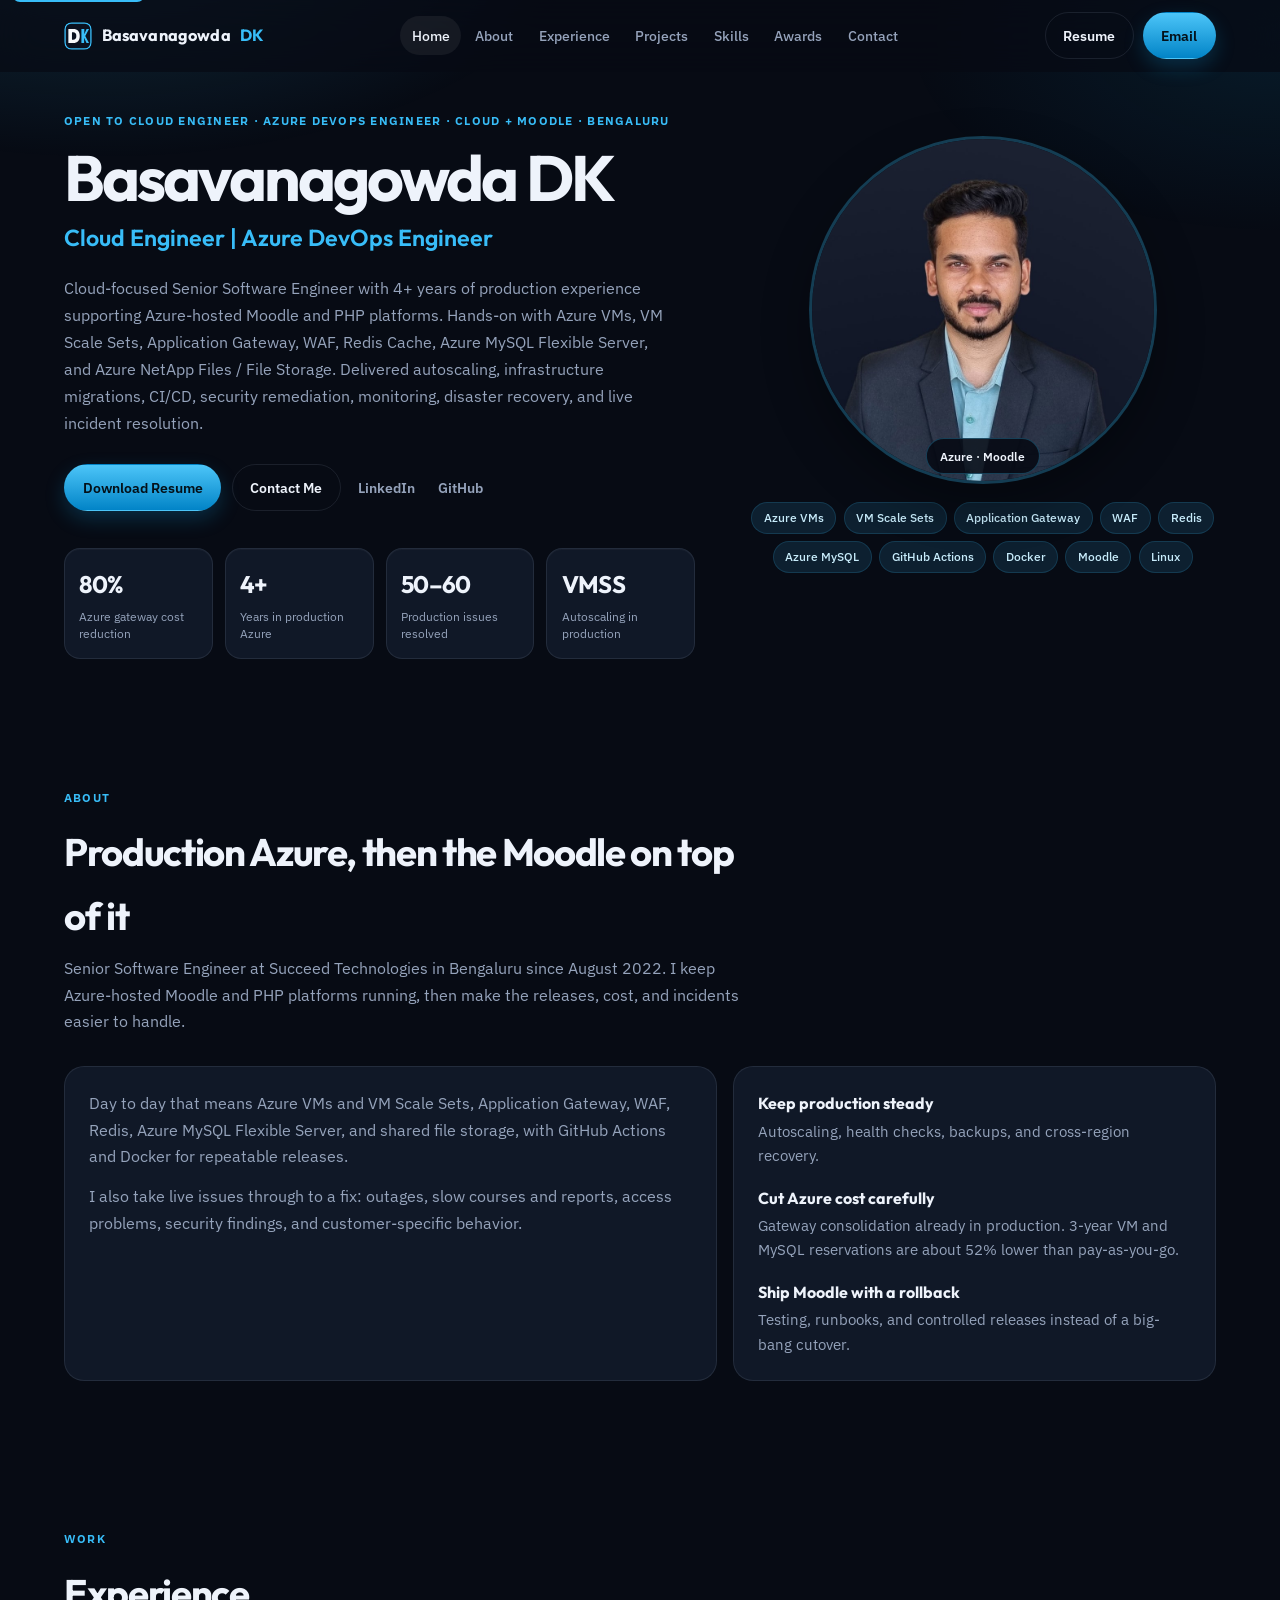
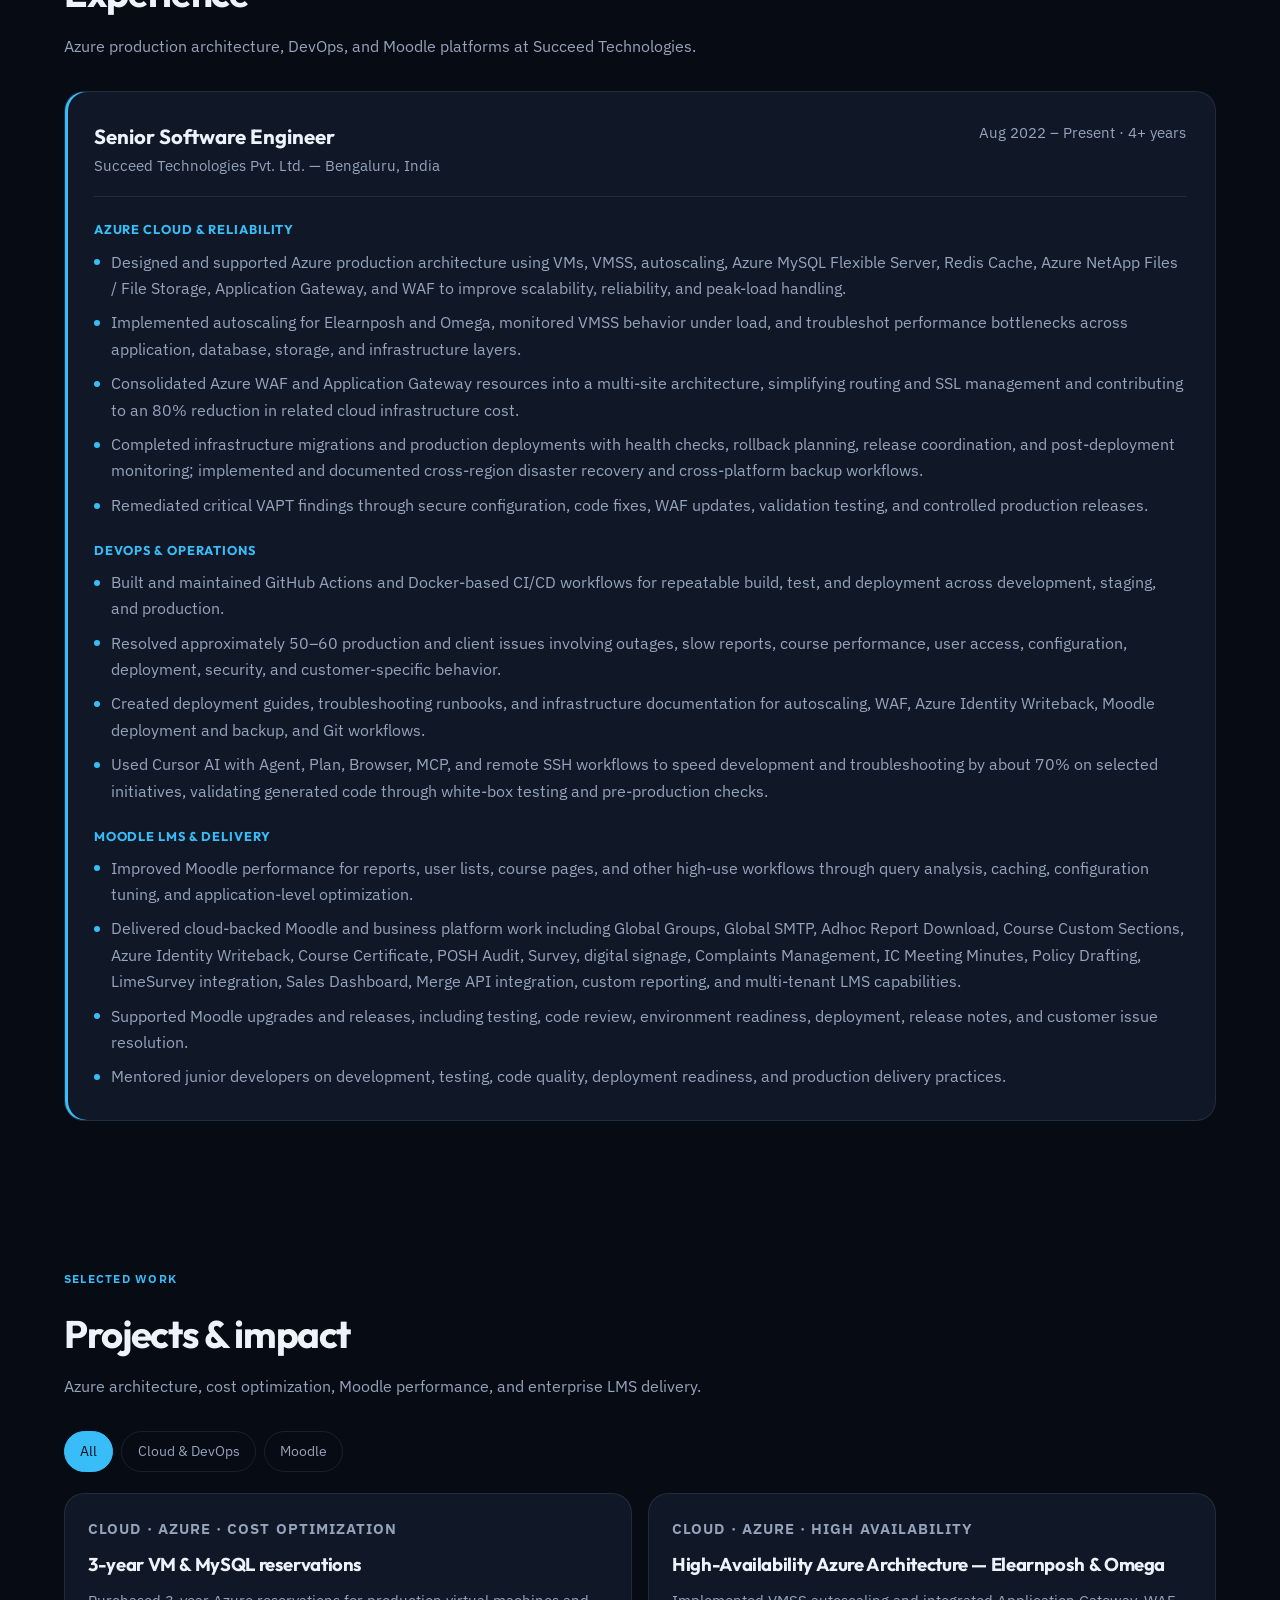
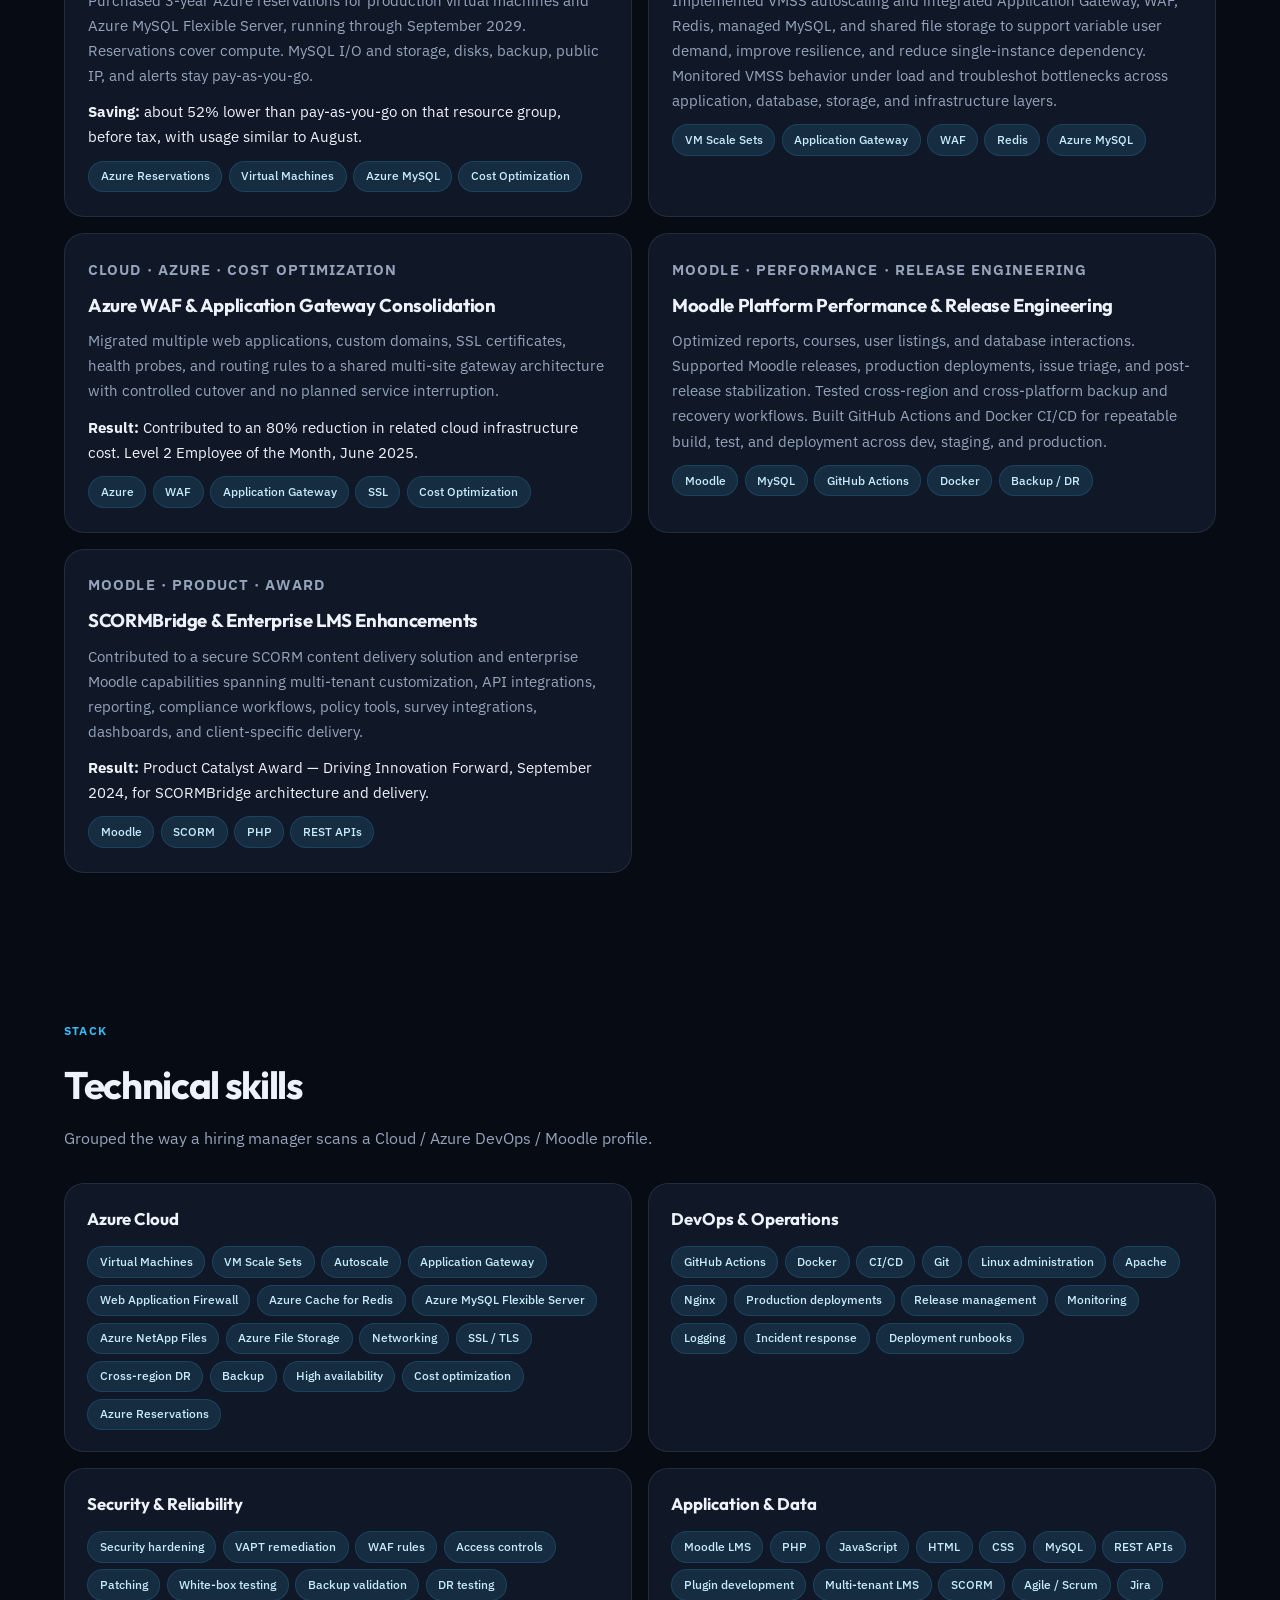
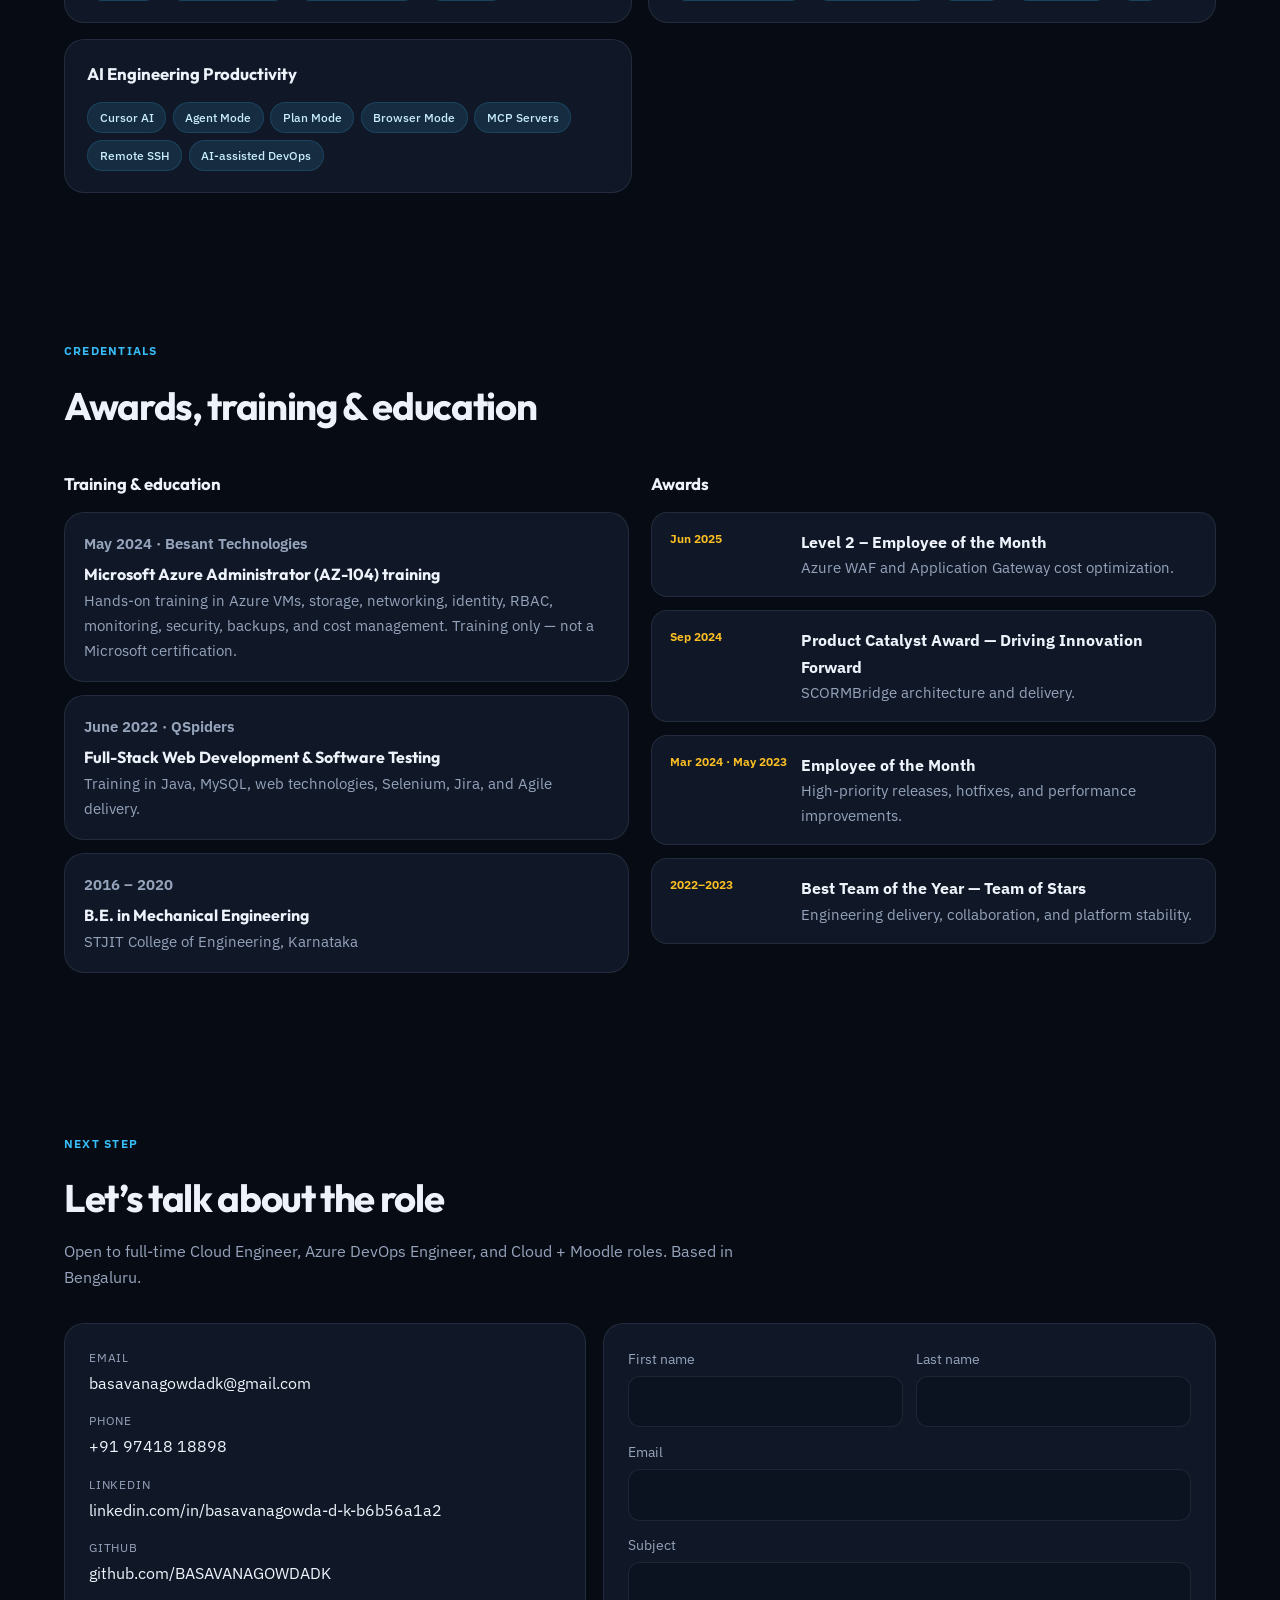
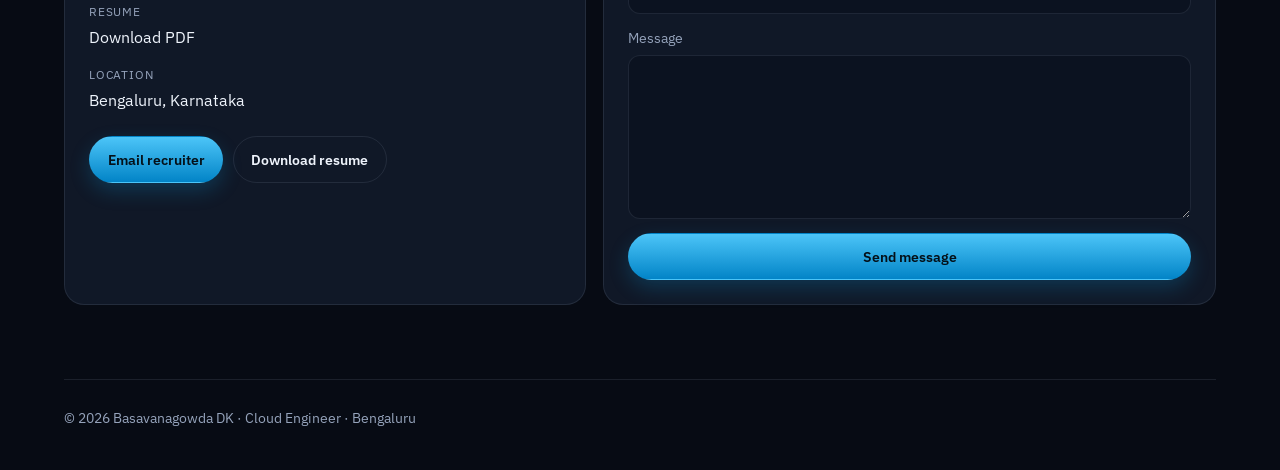
<file: index.html>
<!DOCTYPE html>
<html lang="en">
<head>
    <meta charset="UTF-8">
    <meta name="viewport" content="width=device-width, initial-scale=1.0">
    <title>Basavanagowda DK | Cloud Engineer | Azure DevOps · Moodle</title>
    <meta name="description" content="Cloud Engineer in Bengaluru with 4+ years supporting Azure-hosted Moodle and PHP platforms. VM Scale Sets, Application Gateway, WAF, CI/CD. Reduced related Azure costs by 80%.">
    <meta name="author" content="Basavanagowda DK">
    <meta name="keywords" content="Cloud Engineer, Azure DevOps Engineer, Azure, Moodle, VMSS, Application Gateway, WAF, GitHub Actions, Docker, Bengaluru">
    <meta name="theme-color" content="#0a0f1a">
    <meta property="og:title" content="Basavanagowda DK | Cloud Engineer | Azure DevOps">
    <meta property="og:description" content="Azure VMSS · Application Gateway · WAF · Moodle LMS · CI/CD. 80% Azure gateway cost reduction. Open to Cloud and Azure DevOps roles.">
    <meta property="og:type" content="website">
    <meta property="og:url" content="https://basavanagowdadk.github.io/Portfolio/">
    <meta property="og:image" content="img/hero.jpg">
    <link rel="icon" type="image/svg+xml" href="img/favicon.svg">
    <link rel="icon" type="image/png" sizes="32x32" href="img/favicon.png">
    <link rel="apple-touch-icon" sizes="180x180" href="img/apple-touch-icon.png">
    <link rel="mask-icon" href="img/favicon.svg" color="#38bdf8">
    <link rel="preconnect" href="https://fonts.googleapis.com">
    <link rel="preconnect" href="https://fonts.gstatic.com" crossorigin>
    <link href="https://fonts.googleapis.com/css2?family=IBM+Plex+Sans:wght@400;500;600;700&family=Outfit:wght@500;600;700&display=swap" rel="stylesheet">
    <link rel="stylesheet" href="style.css">
    <script>
        if (window.location.hostname.includes('github.io')) {
            document.write('<base href="/Portfolio/">');
        } else {
            document.write('<base href="/">');
        }
    </script>
</head>
<body>
    <a class="skip-link" href="#main">Skip to content</a>

    <header class="site-header">
        <a href="#home" class="logo">
            <img src="img/favicon.svg" alt="" width="28" height="28">
            Basavanagowda<span> DK</span>
        </a>
        <nav class="nav" aria-label="Primary">
            <ul class="navlist">
                <li><a href="#home" class="active">Home</a></li>
                <li><a href="#about">About</a></li>
                <li><a href="#experience">Experience</a></li>
                <li><a href="#projects">Projects</a></li>
                <li><a href="#skills">Skills</a></li>
                <li><a href="#credentials">Awards</a></li>
                <li><a href="#contact">Contact</a></li>
            </ul>
        </nav>
        <div class="header-actions">
            <a href="Basavanagowda_DK_Resume.pdf" class="btn btn-ghost" download>Resume</a>
            <a href="mailto:basavanagowdadk@gmail.com" class="btn btn-primary">Email</a>
            <button class="menu-toggle" type="button" aria-label="Open menu" aria-expanded="false">
                <span></span>
            </button>
        </div>
    </header>

    <main id="main">
        <section class="hero" id="home">
            <div class="hero-copy">
                <p class="eyebrow">Open to Cloud Engineer · Azure DevOps Engineer · Cloud + Moodle · Bengaluru</p>
                <h1>Basavanagowda DK</h1>
                <p class="role">Cloud Engineer | Azure DevOps Engineer</p>
                <p class="lede">Cloud-focused Senior Software Engineer with 4+ years of production experience supporting Azure-hosted Moodle and PHP platforms. Hands-on with Azure VMs, VM Scale Sets, Application Gateway, WAF, Redis Cache, Azure MySQL Flexible Server, and Azure NetApp Files / File Storage. Delivered autoscaling, infrastructure migrations, CI/CD, security remediation, monitoring, disaster recovery, and live incident resolution.</p>
                <div class="hero-ctas">
                    <a href="Basavanagowda_DK_Resume.pdf" class="btn btn-primary" download>Download Resume</a>
                    <a href="mailto:basavanagowdadk@gmail.com?subject=Opportunity%20for%20Basavanagowda%20DK" class="btn btn-ghost">Contact Me</a>
                    <a href="https://www.linkedin.com/in/basavanagowda-d-k-b6b56a1a2" class="btn btn-text" target="_blank" rel="noopener noreferrer">LinkedIn</a>
                    <a href="https://github.com/BASAVANAGOWDADK" class="btn btn-text" target="_blank" rel="noopener noreferrer">GitHub</a>
                </div>
                <ul class="metrics" aria-label="Career highlights">
                    <li>
                        <strong>80%</strong>
                        <span>Azure gateway cost reduction</span>
                    </li>
                    <li>
                        <strong>4+</strong>
                        <span>Years in production Azure</span>
                    </li>
                    <li>
                        <strong>50–60</strong>
                        <span>Production issues resolved</span>
                    </li>
                    <li>
                        <strong>VMSS</strong>
                        <span>Autoscaling in production</span>
                    </li>
                </ul>
            </div>
            <div class="hero-aside">
                <div class="photo-wrap">
                    <img src="img/hero.jpg" alt="Basavanagowda DK, Cloud Engineer" width="420" height="420" fetchpriority="high">
                    <p class="photo-badge">Azure · Moodle</p>
                </div>
                <ul class="stack-row" aria-label="Core technologies">
                    <li>Azure VMs</li>
                    <li>VM Scale Sets</li>
                    <li>Application Gateway</li>
                    <li>WAF</li>
                    <li>Redis</li>
                    <li>Azure MySQL</li>
                    <li>GitHub Actions</li>
                    <li>Docker</li>
                    <li>Moodle</li>
                    <li>Linux</li>
                </ul>
            </div>
        </section>

        <section class="section" id="about">
            <div class="section-head">
                <p class="eyebrow">About</p>
                <h2>Production Azure, then the Moodle on top of it</h2>
                <p>Senior Software Engineer at Succeed Technologies in Bengaluru since August 2022. I keep Azure-hosted Moodle and PHP platforms running, then make the releases, cost, and incidents easier to handle.</p>
            </div>
            <div class="about-layout">
                <div class="about-copy">
                    <p>Day to day that means Azure VMs and VM Scale Sets, Application Gateway, WAF, Redis, Azure MySQL Flexible Server, and shared file storage, with GitHub Actions and Docker for repeatable releases.</p>
                    <p>I also take live issues through to a fix: outages, slow courses and reports, access problems, security findings, and customer-specific behavior.</p>
                </div>
                <ul class="about-points">
                    <li>
                        <strong>Keep production steady</strong>
                        <span>Autoscaling, health checks, backups, and cross-region recovery.</span>
                    </li>
                    <li>
                        <strong>Cut Azure cost carefully</strong>
                        <span>Gateway consolidation already in production. 3-year VM and MySQL reservations are about 52% lower than pay-as-you-go.</span>
                    </li>
                    <li>
                        <strong>Ship Moodle with a rollback</strong>
                        <span>Testing, runbooks, and controlled releases instead of a big-bang cutover.</span>
                    </li>
                </ul>
            </div>
        </section>

        <section class="section" id="experience">
            <div class="section-head">
                <p class="eyebrow">Work</p>
                <h2>Experience</h2>
                <p>Azure production architecture, DevOps, and Moodle platforms at Succeed Technologies.</p>
            </div>
            <article class="experience-card">
                <header class="experience-meta">
                    <div>
                        <h3>Senior Software Engineer</h3>
                        <p class="org">Succeed Technologies Pvt. Ltd. — Bengaluru, India</p>
                    </div>
                    <p class="dates">Aug 2022 – Present · 4+ years</p>
                </header>
                <div class="exp-groups">
                    <div>
                        <h4>Azure Cloud &amp; Reliability</h4>
                        <ul>
                            <li>Designed and supported Azure production architecture using VMs, VMSS, autoscaling, Azure MySQL Flexible Server, Redis Cache, Azure NetApp Files / File Storage, Application Gateway, and WAF to improve scalability, reliability, and peak-load handling.</li>
                            <li>Implemented autoscaling for Elearnposh and Omega, monitored VMSS behavior under load, and troubleshot performance bottlenecks across application, database, storage, and infrastructure layers.</li>
                            <li>Consolidated Azure WAF and Application Gateway resources into a multi-site architecture, simplifying routing and SSL management and contributing to an 80% reduction in related cloud infrastructure cost.</li>
                            <li>Completed infrastructure migrations and production deployments with health checks, rollback planning, release coordination, and post-deployment monitoring; implemented and documented cross-region disaster recovery and cross-platform backup workflows.</li>
                            <li>Remediated critical VAPT findings through secure configuration, code fixes, WAF updates, validation testing, and controlled production releases.</li>
                        </ul>
                    </div>
                    <div>
                        <h4>DevOps &amp; Operations</h4>
                        <ul>
                            <li>Built and maintained GitHub Actions and Docker-based CI/CD workflows for repeatable build, test, and deployment across development, staging, and production.</li>
                            <li>Resolved approximately 50–60 production and client issues involving outages, slow reports, course performance, user access, configuration, deployment, security, and customer-specific behavior.</li>
                            <li>Created deployment guides, troubleshooting runbooks, and infrastructure documentation for autoscaling, WAF, Azure Identity Writeback, Moodle deployment and backup, and Git workflows.</li>
                            <li>Used Cursor AI with Agent, Plan, Browser, MCP, and remote SSH workflows to speed development and troubleshooting by about 70% on selected initiatives, validating generated code through white-box testing and pre-production checks.</li>
                        </ul>
                    </div>
                    <div>
                        <h4>Moodle LMS &amp; Delivery</h4>
                        <ul>
                            <li>Improved Moodle performance for reports, user lists, course pages, and other high-use workflows through query analysis, caching, configuration tuning, and application-level optimization.</li>
                            <li>Delivered cloud-backed Moodle and business platform work including Global Groups, Global SMTP, Adhoc Report Download, Course Custom Sections, Azure Identity Writeback, Course Certificate, POSH Audit, Survey, digital signage, Complaints Management, IC Meeting Minutes, Policy Drafting, LimeSurvey integration, Sales Dashboard, Merge API integration, custom reporting, and multi-tenant LMS capabilities.</li>
                            <li>Supported Moodle upgrades and releases, including testing, code review, environment readiness, deployment, release notes, and customer issue resolution.</li>
                            <li>Mentored junior developers on development, testing, code quality, deployment readiness, and production delivery practices.</li>
                        </ul>
                    </div>
                </div>
            </article>
        </section>

        <section class="section" id="projects">
            <div class="section-head">
                <p class="eyebrow">Selected work</p>
                <h2>Projects &amp; impact</h2>
                <p>Azure architecture, cost optimization, Moodle performance, and enterprise LMS delivery.</p>
            </div>
            <div class="filters" role="tablist" aria-label="Filter projects">
                <button type="button" class="filter-btn is-active" data-filter="all">All</button>
                <button type="button" class="filter-btn" data-filter="cloud">Cloud &amp; DevOps</button>
                <button type="button" class="filter-btn" data-filter="moodle">Moodle</button>
            </div>
            <div class="project-grid">
                <article class="project-card" data-tags="cloud">
                    <p class="project-kicker">Cloud · Azure · Cost optimization</p>
                    <h3>3-year VM &amp; MySQL reservations</h3>
                    <p>Purchased 3-year Azure reservations for production virtual machines and Azure MySQL Flexible Server, running through September 2029. Reservations cover compute. MySQL I/O and storage, disks, backup, public IP, and alerts stay pay-as-you-go.</p>
                    <p class="result"><strong>Saving:</strong> about 52% lower than pay-as-you-go on that resource group, before tax, with usage similar to August.</p>
                    <ul class="tags">
                        <li>Azure Reservations</li>
                        <li>Virtual Machines</li>
                        <li>Azure MySQL</li>
                        <li>Cost Optimization</li>
                    </ul>
                </article>
                <article class="project-card" data-tags="cloud">
                    <p class="project-kicker">Cloud · Azure · High availability</p>
                    <h3>High-Availability Azure Architecture — Elearnposh &amp; Omega</h3>
                    <p>Implemented VMSS autoscaling and integrated Application Gateway, WAF, Redis, managed MySQL, and shared file storage to support variable user demand, improve resilience, and reduce single-instance dependency. Monitored VMSS behavior under load and troubleshot bottlenecks across application, database, storage, and infrastructure layers.</p>
                    <ul class="tags">
                        <li>VM Scale Sets</li>
                        <li>Application Gateway</li>
                        <li>WAF</li>
                        <li>Redis</li>
                        <li>Azure MySQL</li>
                    </ul>
                </article>
                <article class="project-card" data-tags="cloud">
                    <p class="project-kicker">Cloud · Azure · Cost optimization</p>
                    <h3>Azure WAF &amp; Application Gateway Consolidation</h3>
                    <p>Migrated multiple web applications, custom domains, SSL certificates, health probes, and routing rules to a shared multi-site gateway architecture with controlled cutover and no planned service interruption.</p>
                    <p class="result"><strong>Result:</strong> Contributed to an 80% reduction in related cloud infrastructure cost. Level 2 Employee of the Month, June 2025.</p>
                    <ul class="tags">
                        <li>Azure</li>
                        <li>WAF</li>
                        <li>Application Gateway</li>
                        <li>SSL</li>
                        <li>Cost Optimization</li>
                    </ul>
                </article>
                <article class="project-card" data-tags="cloud moodle">
                    <p class="project-kicker">Moodle · Performance · Release engineering</p>
                    <h3>Moodle Platform Performance &amp; Release Engineering</h3>
                    <p>Optimized reports, courses, user listings, and database interactions. Supported Moodle releases, production deployments, issue triage, and post-release stabilization. Tested cross-region and cross-platform backup and recovery workflows. Built GitHub Actions and Docker CI/CD for repeatable build, test, and deployment across dev, staging, and production.</p>
                    <ul class="tags">
                        <li>Moodle</li>
                        <li>MySQL</li>
                        <li>GitHub Actions</li>
                        <li>Docker</li>
                        <li>Backup / DR</li>
                    </ul>
                </article>
                <article class="project-card" data-tags="moodle">
                    <p class="project-kicker">Moodle · Product · Award</p>
                    <h3>SCORMBridge &amp; Enterprise LMS Enhancements</h3>
                    <p>Contributed to a secure SCORM content delivery solution and enterprise Moodle capabilities spanning multi-tenant customization, API integrations, reporting, compliance workflows, policy tools, survey integrations, dashboards, and client-specific delivery.</p>
                    <p class="result"><strong>Result:</strong> Product Catalyst Award — Driving Innovation Forward, September 2024, for SCORMBridge architecture and delivery.</p>
                    <ul class="tags">
                        <li>Moodle</li>
                        <li>SCORM</li>
                        <li>PHP</li>
                        <li>REST APIs</li>
                    </ul>
                </article>
            </div>
        </section>

        <section class="section" id="skills">
            <div class="section-head">
                <p class="eyebrow">Stack</p>
                <h2>Technical skills</h2>
                <p>Grouped the way a hiring manager scans a Cloud / Azure DevOps / Moodle profile.</p>
            </div>
            <div class="skill-groups">
                <div class="skill-group">
                    <h3>Azure Cloud</h3>
                    <ul class="tags">
                        <li>Virtual Machines</li>
                        <li>VM Scale Sets</li>
                        <li>Autoscale</li>
                        <li>Application Gateway</li>
                        <li>Web Application Firewall</li>
                        <li>Azure Cache for Redis</li>
                        <li>Azure MySQL Flexible Server</li>
                        <li>Azure NetApp Files</li>
                        <li>Azure File Storage</li>
                        <li>Networking</li>
                        <li>SSL / TLS</li>
                        <li>Cross-region DR</li>
                        <li>Backup</li>
                        <li>High availability</li>
                        <li>Cost optimization</li>
                        <li>Azure Reservations</li>
                    </ul>
                </div>
                <div class="skill-group">
                    <h3>DevOps &amp; Operations</h3>
                    <ul class="tags">
                        <li>GitHub Actions</li>
                        <li>Docker</li>
                        <li>CI/CD</li>
                        <li>Git</li>
                        <li>Linux administration</li>
                        <li>Apache</li>
                        <li>Nginx</li>
                        <li>Production deployments</li>
                        <li>Release management</li>
                        <li>Monitoring</li>
                        <li>Logging</li>
                        <li>Incident response</li>
                        <li>Deployment runbooks</li>
                    </ul>
                </div>
                <div class="skill-group">
                    <h3>Security &amp; Reliability</h3>
                    <ul class="tags">
                        <li>Security hardening</li>
                        <li>VAPT remediation</li>
                        <li>WAF rules</li>
                        <li>Access controls</li>
                        <li>Patching</li>
                        <li>White-box testing</li>
                        <li>Backup validation</li>
                        <li>DR testing</li>
                    </ul>
                </div>
                <div class="skill-group">
                    <h3>Application &amp; Data</h3>
                    <ul class="tags">
                        <li>Moodle LMS</li>
                        <li>PHP</li>
                        <li>JavaScript</li>
                        <li>HTML</li>
                        <li>CSS</li>
                        <li>MySQL</li>
                        <li>REST APIs</li>
                        <li>Plugin development</li>
                        <li>Multi-tenant LMS</li>
                        <li>SCORM</li>
                        <li>Agile / Scrum</li>
                        <li>Jira</li>
                    </ul>
                </div>
                <div class="skill-group">
                    <h3>AI Engineering Productivity</h3>
                    <ul class="tags">
                        <li>Cursor AI</li>
                        <li>Agent Mode</li>
                        <li>Plan Mode</li>
                        <li>Browser Mode</li>
                        <li>MCP Servers</li>
                        <li>Remote SSH</li>
                        <li>AI-assisted DevOps</li>
                    </ul>
                </div>
            </div>
        </section>

        <section class="section" id="credentials">
            <div class="section-head">
                <p class="eyebrow">Credentials</p>
                <h2>Awards, training &amp; education</h2>
            </div>
            <div class="split-grid">
                <div>
                    <h3 class="subhead">Training &amp; education</h3>
                    <article class="cred-card">
                        <p class="cred-date">May 2024 · Besant Technologies</p>
                        <h4>Microsoft Azure Administrator (AZ-104) training</h4>
                        <p>Hands-on training in Azure VMs, storage, networking, identity, RBAC, monitoring, security, backups, and cost management. Training only — not a Microsoft certification.</p>
                    </article>
                    <article class="cred-card">
                        <p class="cred-date">June 2022 · QSpiders</p>
                        <h4>Full-Stack Web Development &amp; Software Testing</h4>
                        <p>Training in Java, MySQL, web technologies, Selenium, Jira, and Agile delivery.</p>
                    </article>
                    <article class="cred-card">
                        <p class="cred-date">2016 – 2020</p>
                        <h4>B.E. in Mechanical Engineering</h4>
                        <p>STJIT College of Engineering, Karnataka</p>
                    </article>
                </div>
                <div>
                    <h3 class="subhead">Awards</h3>
                    <ul class="award-list">
                        <li>
                            <span class="award-when">Jun 2025</span>
                            <div>
                                <strong>Level 2 – Employee of the Month</strong>
                                <p>Azure WAF and Application Gateway cost optimization.</p>
                            </div>
                        </li>
                        <li>
                            <span class="award-when">Sep 2024</span>
                            <div>
                                <strong>Product Catalyst Award — Driving Innovation Forward</strong>
                                <p>SCORMBridge architecture and delivery.</p>
                            </div>
                        </li>
                        <li>
                            <span class="award-when">Mar 2024 · May 2023</span>
                            <div>
                                <strong>Employee of the Month</strong>
                                <p>High-priority releases, hotfixes, and performance improvements.</p>
                            </div>
                        </li>
                        <li>
                            <span class="award-when">2022–2023</span>
                            <div>
                                <strong>Best Team of the Year — Team of Stars</strong>
                                <p>Engineering delivery, collaboration, and platform stability.</p>
                            </div>
                        </li>
                    </ul>
                </div>
            </div>
        </section>

        <section class="section" id="contact">
            <div class="section-head">
                <p class="eyebrow">Next step</p>
                <h2>Let’s talk about the role</h2>
                <p>Open to full-time Cloud Engineer, Azure DevOps Engineer, and Cloud + Moodle roles. Based in Bengaluru.</p>
            </div>
            <div class="contact-layout">
                <div class="contact-panel">
                    <ul class="contact-links">
                        <li>
                            <span>Email</span>
                            <a href="mailto:basavanagowdadk@gmail.com">basavanagowdadk@gmail.com</a>
                        </li>
                        <li>
                            <span>Phone</span>
                            <a href="tel:+919741818898">+91 97418 18898</a>
                        </li>
                        <li>
                            <span>LinkedIn</span>
                            <a href="https://www.linkedin.com/in/basavanagowda-d-k-b6b56a1a2" target="_blank" rel="noopener noreferrer">linkedin.com/in/basavanagowda-d-k-b6b56a1a2</a>
                        </li>
                        <li>
                            <span>GitHub</span>
                            <a href="https://github.com/BASAVANAGOWDADK" target="_blank" rel="noopener noreferrer">github.com/BASAVANAGOWDADK</a>
                        </li>
                        <li>
                            <span>Resume</span>
                            <a href="Basavanagowda_DK_Resume.pdf" download>Download PDF</a>
                        </li>
                        <li>
                            <span>Location</span>
                            <p>Bengaluru, Karnataka</p>
                        </li>
                    </ul>
                    <div class="contact-ctas">
                        <a href="mailto:basavanagowdadk@gmail.com" class="btn btn-primary">Email recruiter</a>
                        <a href="Basavanagowda_DK_Resume.pdf" class="btn btn-ghost" download>Download resume</a>
                    </div>
                </div>
                <form class="contact-form" action="https://docs.google.com/forms/d/e/1FAIpQLSf164wydz_07NCA3fFdBNNHNQ-cetPMR7W7tod_pbYiqP765g/formResponse" method="POST" target="_self">
                    <div class="form-row">
                        <label>
                            First name
                            <input type="text" name="entry.2064029675" required autocomplete="given-name">
                        </label>
                        <label>
                            Last name
                            <input type="text" name="entry.442998778" required autocomplete="family-name">
                        </label>
                    </div>
                    <label>
                        Email
                        <input type="email" name="entry.1565533050" required autocomplete="email">
                    </label>
                    <label>
                        Subject
                        <input type="text" name="entry.2017698755" required>
                    </label>
                    <label>
                        Message
                        <textarea name="entry.1711553480" rows="6" required></textarea>
                    </label>
                    <button type="submit" class="btn btn-primary">Send message</button>
                </form>
            </div>
        </section>
    </main>

    <footer class="site-footer">
        <p>© <span id="year">2026</span> Basavanagowda DK · Cloud Engineer · Bengaluru</p>
    </footer>

    <script src="script.js"></script>
</body>
</html>
</file>
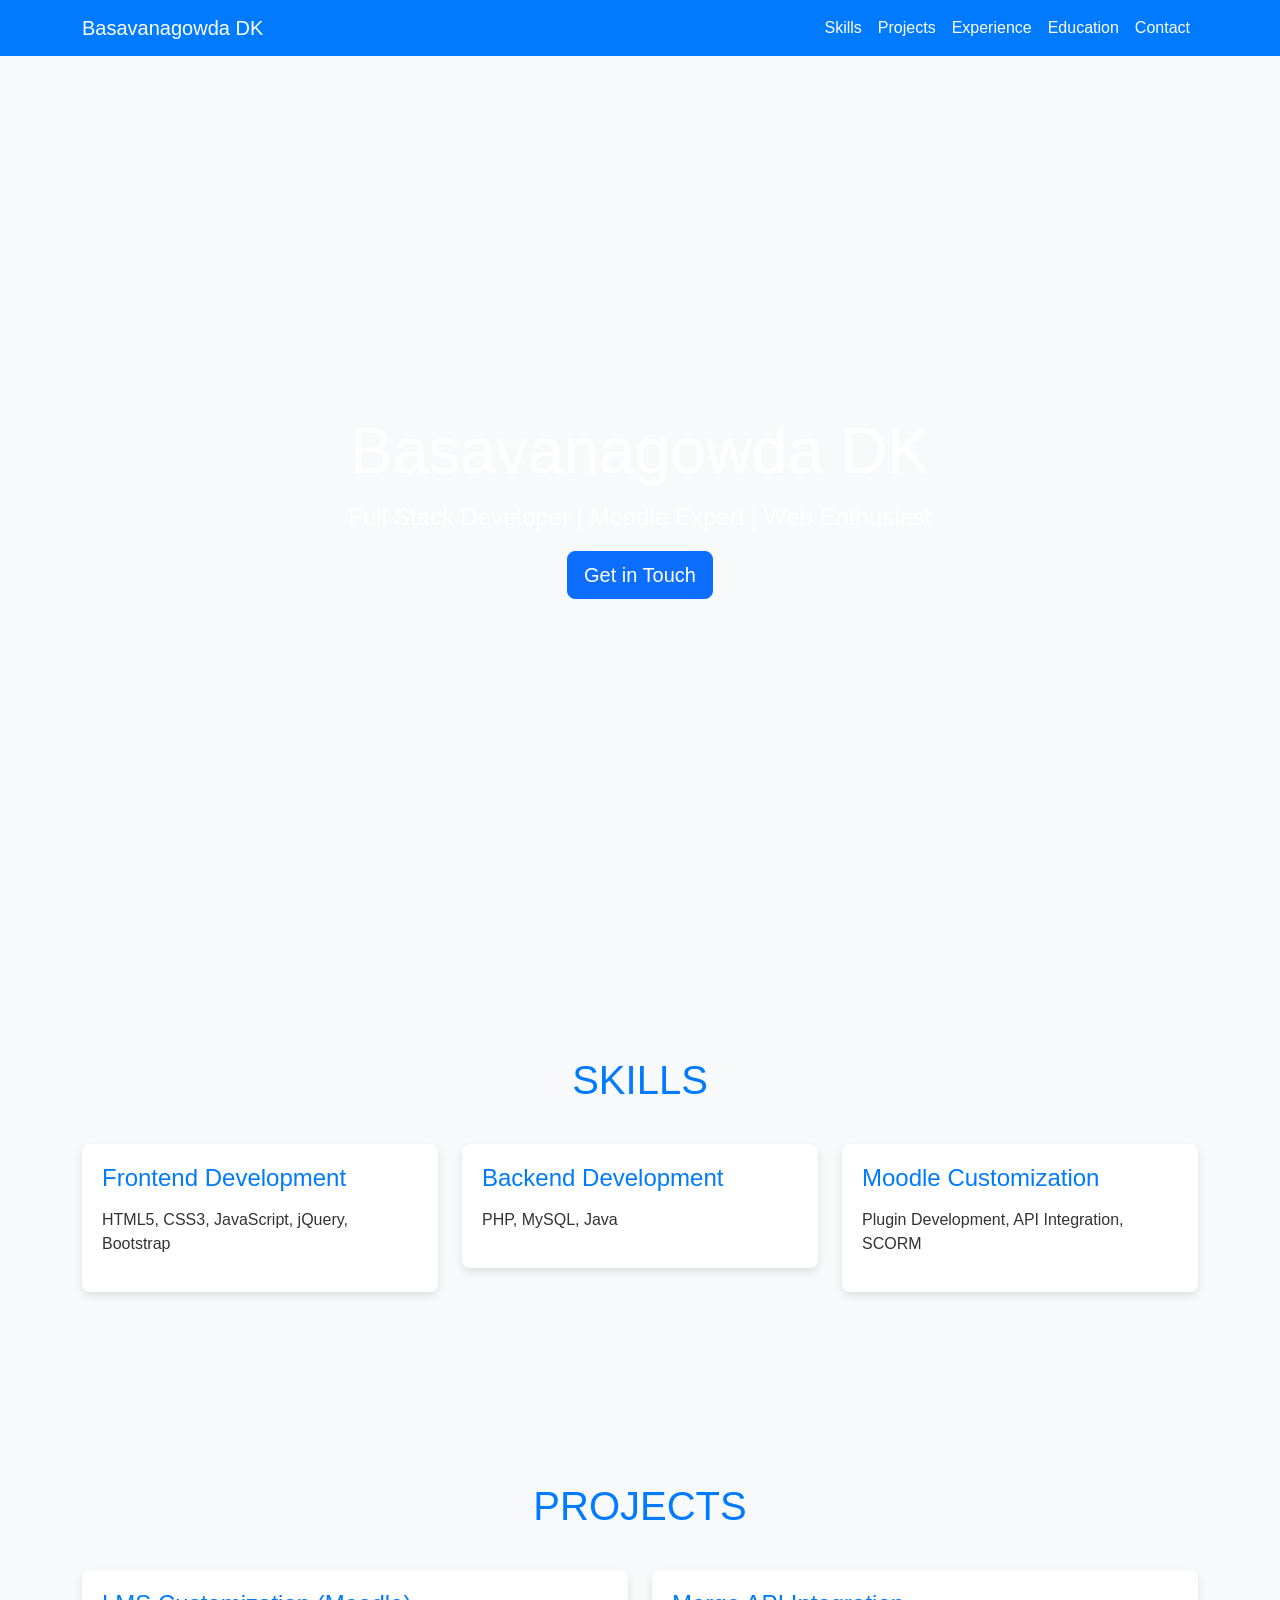
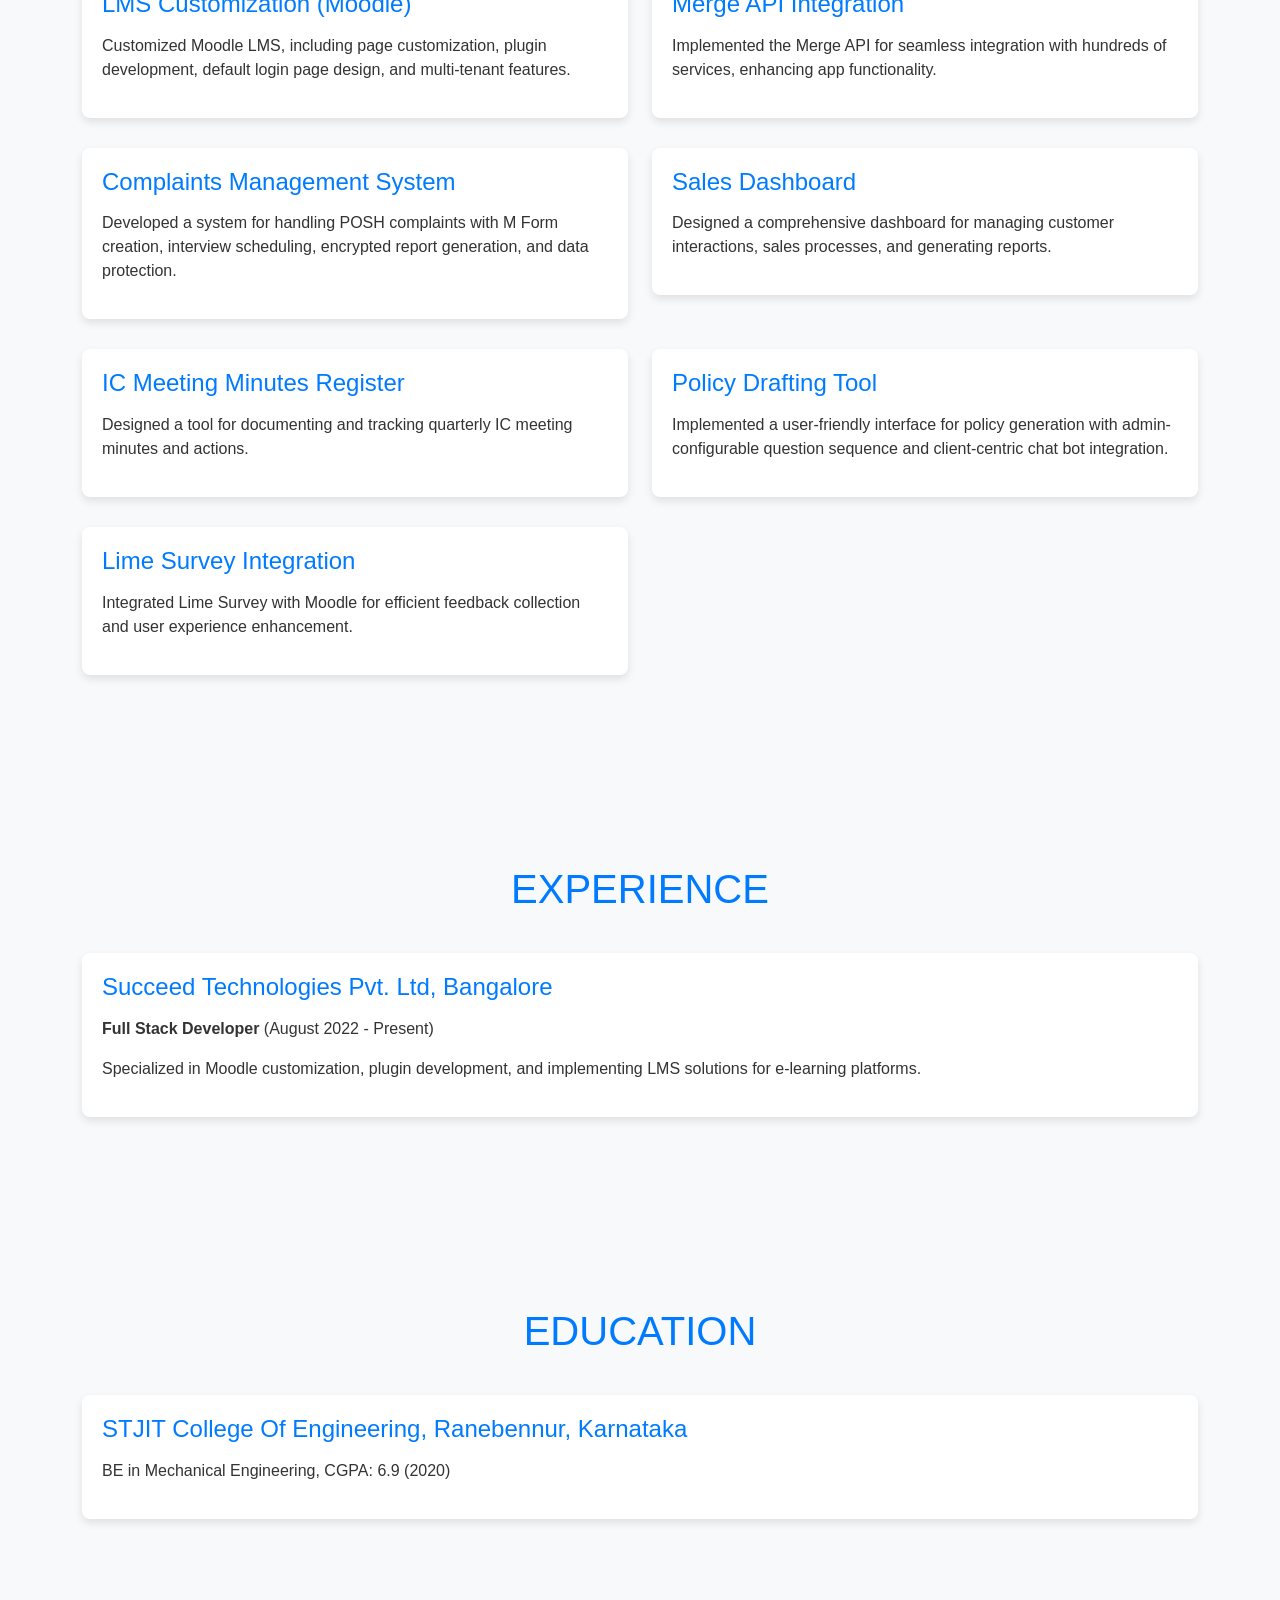
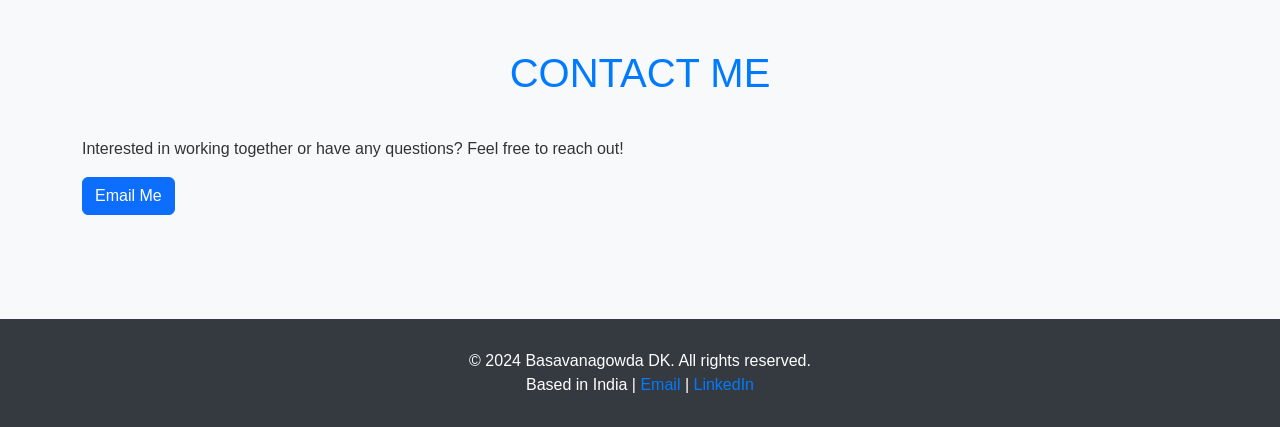
<file: portfolio.html>
<!DOCTYPE html>
<html lang="en">
<head>
    <meta charset="UTF-8">
    <meta name="viewport" content="width=device-width, initial-scale=1.0">
    <title>Basavanagowda DK - Portfolio</title>
    <link rel="stylesheet" href="https://cdnjs.cloudflare.com/ajax/libs/font-awesome/5.15.3/css/all.min.css">
    <link rel="stylesheet" href="https://cdnjs.cloudflare.com/ajax/libs/bootstrap/5.1.3/css/bootstrap.min.css">
    <style>
        body {
            font-family: 'Roboto', sans-serif;
            background-color: #f8f9fa;
            color: #333;
        }
        .navbar {
            background-color: #007bff;
        }
        .navbar-brand, .navbar-nav .nav-link {
            color: #fff;
        }
        .hero {
            background: url('https://img.freepik.com/premium-vector/paper-layer-blue-abstract-background-use-banner-cover-poster-wallpaper-design-with-space-text_213291-113.jpg') no-repeat center center/cover;
            height: 100vh;
            color: #fff;
            text-align: center;
            display: flex;
            justify-content: center;
            align-items: center;
            flex-direction: column;
        }
        .hero h1 {
            font-size: 4rem;
            margin-bottom: 10px;
        }
        .hero p {
            font-size: 1.5rem;
        }
        .section-title {
            text-align: center;
            margin: 40px 0;
            font-size: 2.5rem;
            color: #007bff;
            text-transform: uppercase;
        }
        .skills, .projects, .experience, .education {
            padding: 60px 0;
        }
        .skills .skill-item, .projects .project-item, .experience .experience-item, .education .education-item {
            background: #fff;
            padding: 20px;
            margin-bottom: 30px;
            box-shadow: 0 4px 8px rgba(0, 0, 0, 0.1);
            border-radius: 8px;
        }
        .skills .skill-item h3, .projects .project-item h3, .experience .experience-item h3, .education .education-item h3 {
            margin-bottom: 15px;
            font-size: 1.5rem;
            color: #007bff;
        }
        .footer {
            background-color: #343a40;
            color: #fff;
            text-align: center;
            padding: 30px;
            margin-top: 50px;
        }
        .footer p {
            margin: 0;
        }
        .footer a {
            color: #007bff;
            text-decoration: none;
        }
    </style>
</head>
<body>

    <!-- Navigation -->
    <nav class="navbar navbar-expand-lg navbar-dark">
        <div class="container">
            <a class="navbar-brand" href="#">Basavanagowda DK</a>
            <button class="navbar-toggler" type="button" data-bs-toggle="collapse" data-bs-target="#navbarNav" aria-controls="navbarNav" aria-expanded="false" aria-label="Toggle navigation">
                <span class="navbar-toggler-icon"></span>
            </button>
            <div class="collapse navbar-collapse" id="navbarNav">
                <ul class="navbar-nav ms-auto">
                    <li class="nav-item"><a class="nav-link" href="#skills">Skills</a></li>
                    <li class="nav-item"><a class="nav-link" href="#projects">Projects</a></li>
                    <li class="nav-item"><a class="nav-link" href="#experience">Experience</a></li>
                    <li class="nav-item"><a class="nav-link" href="#education">Education</a></li>
                    <li class="nav-item"><a class="nav-link" href="#contact">Contact</a></li>
                </ul>
            </div>
        </div>
    </nav>

    <!-- Hero Section -->
    <section class="hero">
        <h1>Basavanagowda DK</h1>
        <p>Full Stack Developer | Moodle Expert | Web Enthusiast</p>
        <a href="#contact" class="btn btn-primary btn-lg">Get in Touch</a>
    </section>

    <!-- Skills Section -->
    <section id="skills" class="skills">
        <div class="container">
            <h2 class="section-title">Skills</h2>
            <div class="row">
                <div class="col-md-4">
                    <div class="skill-item">
                        <h3>Frontend Development</h3>
                        <p>HTML5, CSS3, JavaScript, jQuery, Bootstrap</p>
                    </div>
                </div>
                <div class="col-md-4">
                    <div class="skill-item">
                        <h3>Backend Development</h3>
                        <p>PHP, MySQL, Java</p>
                    </div>
                </div>
                <div class="col-md-4">
                    <div class="skill-item">
                        <h3>Moodle Customization</h3>
                        <p>Plugin Development, API Integration, SCORM</p>
                    </div>
                </div>
            </div>
        </div>
    </section>

    <!-- Projects Section -->
    <section id="projects" class="projects">
        <div class="container">
            <h2 class="section-title">Projects</h2>
            <div class="row">
                <div class="col-md-6">
                    <div class="project-item">
                        <h3>LMS Customization (Moodle)</h3>
                        <p>Customized Moodle LMS, including page customization, plugin development, default login page design, and multi-tenant features.</p>
                    </div>
                </div>
                <div class="col-md-6">
                    <div class="project-item">
                        <h3>Merge API Integration</h3>
                        <p>Implemented the Merge API for seamless integration with hundreds of services, enhancing app functionality.</p>
                    </div>
                </div>
                <div class="col-md-6">
                    <div class="project-item">
                        <h3>Complaints Management System</h3>
                        <p>Developed a system for handling POSH complaints with M Form creation, interview scheduling, encrypted report generation, and data protection.</p>
                    </div>
                </div>
                <div class="col-md-6">
                    <div class="project-item">
                        <h3>Sales Dashboard</h3>
                        <p>Designed a comprehensive dashboard for managing customer interactions, sales processes, and generating reports.</p>
                    </div>
                </div>
                <div class="col-md-6">
                    <div class="project-item">
                        <h3>IC Meeting Minutes Register</h3>
                        <p>Designed a tool for documenting and tracking quarterly IC meeting minutes and actions.</p>
                    </div>
                </div>
                <div class="col-md-6">
                    <div class="project-item">
                        <h3>Policy Drafting Tool</h3>
                        <p>Implemented a user-friendly interface for policy generation with admin-configurable question sequence and client-centric chat bot integration.</p>
                    </div>
                </div>
                <div class="col-md-6">
                    <div class="project-item">
                        <h3>Lime Survey Integration</h3>
                        <p>Integrated Lime Survey with Moodle for efficient feedback collection and user experience enhancement.</p>
                    </div>
                </div>
            </div>
        </div>
    </section>

    <!-- Experience Section -->
    <section id="experience" class="experience">
        <div class="container">
            <h2 class="section-title">Experience</h2>
            <div class="experience-item">
                <h3>Succeed Technologies Pvt. Ltd, Bangalore</h3>
                <p><strong>Full Stack Developer</strong> (August 2022 - Present)</p>
                <p>Specialized in Moodle customization, plugin development, and implementing LMS solutions for e-learning platforms.</p>
            </div>
        </div>
    </section>

    <!-- Education Section -->
    <section id="education" class="education">
        <div class="container">
            <h2 class="section-title">Education</h2>
            <div class="education-item">
                <h3>STJIT College Of Engineering, Ranebennur, Karnataka</h3>
                <p>BE in Mechanical Engineering, CGPA: 6.9 (2020)</p>
            </div>
        </div>
    </section>

    <!-- Contact Section -->
    <section id="contact" class="contact">
        <div class="container">
            <h2 class="section-title">Contact Me</h2>
            <p>Interested in working together or have any questions? Feel free to reach out!</p>
            <p><a href="mailto:basavanagowdadk@gmail.com" class="btn btn-primary">Email Me</a></p>
            <p><a href="https://www.linkedin.com/in/basavanagowda-d-kb6b56a1a2/" target="_blank" class="btn btn-outline-light"><i class="fab fa-linkedin"></i> LinkedIn</a></p>
        </div>
    </section>

    <!-- Footer -->
      <!-- Footer -->
      <footer class="footer">
        <div class="container">
            <p>© 2024 Basavanagowda DK. All rights reserved.</p>
            <p>Based in India | <a href="mailto:basavanagowdadk@gmail.com">Email</a> | <a href="https://www.linkedin.com/in/basavanagowda-d-kb6b56a1a2/" target="_blank">LinkedIn</a></p>
        </div>
    </footer>

    <script src="https://cdnjs.cloudflare.com/ajax/libs/bootstrap/5.1.3/js/bootstrap.bundle.min.js"></script>
</body>
</html>
</file>
<file: style.css>
:root {
    --bg: #070b14;
    --bg-card: #101827;
    --border: rgba(148, 163, 184, 0.14);
    --text: #eef3fb;
    --muted: #95a3bb;
    --accent: #38bdf8;
    --accent-soft: rgba(56, 189, 248, 0.12);
    --gold: #fbbf24;
    --radius: 16px;
    --max: 1160px;
    --header: 72px;
    --shadow: 0 20px 48px rgba(0, 0, 0, 0.32);
}

* {
    margin: 0;
    padding: 0;
    box-sizing: border-box;
}

html {
    scroll-behavior: smooth;
}

body {
    font-family: "IBM Plex Sans", system-ui, sans-serif;
    background: var(--bg);
    color: var(--text);
    line-height: 1.65;
    overflow-x: hidden;
}

::selection {
    background: rgba(56, 189, 248, 0.28);
    color: #fff;
}

body::before {
    content: "";
    position: fixed;
    inset: 0;
    pointer-events: none;
    background:
        radial-gradient(880px 420px at 8% -8%, rgba(56, 189, 248, 0.18), transparent 55%),
        radial-gradient(720px 380px at 100% 4%, rgba(14, 165, 233, 0.1), transparent 52%);
    z-index: -1;
}

img {
    max-width: 100%;
    display: block;
}

a {
    color: inherit;
    text-decoration: none;
}

ul {
    list-style: none;
}

h1,
h2,
h3,
h4,
.logo,
.role,
.metrics strong {
    font-family: Outfit, "IBM Plex Sans", sans-serif;
}

:focus-visible {
    outline: 2px solid var(--accent);
    outline-offset: 3px;
}

.skip-link {
    position: absolute;
    left: 12px;
    top: -40px;
    background: var(--accent);
    color: #041018;
    padding: 8px 12px;
    border-radius: 8px;
    z-index: 300;
}

.skip-link:focus {
    top: 12px;
}

.site-header {
    position: sticky;
    top: 0;
    z-index: 200;
    display: flex;
    align-items: center;
    justify-content: space-between;
    gap: 1rem;
    min-height: var(--header);
    width: 100%;
    padding: 0 max(5%, calc((100% - var(--max)) / 2));
    background: rgba(7, 11, 20, 0.72);
    backdrop-filter: blur(18px);
    border-bottom: 1px solid transparent;
    transition: border-color 0.2s ease, background 0.2s ease;
}

body.is-scrolled .site-header {
    background: rgba(7, 11, 20, 0.92);
    border-bottom-color: var(--border);
}

.logo {
    display: inline-flex;
    align-items: center;
    gap: 0.6rem;
    font-weight: 700;
    font-size: 1.02rem;
    letter-spacing: 0.01em;
    white-space: nowrap;
}

.logo img {
    width: 28px;
    height: 28px;
    border-radius: 8px;
}

.logo span {
    color: var(--accent);
}

.navlist {
    display: flex;
    gap: 0.15rem;
}

.navlist a {
    display: block;
    padding: 0.48rem 0.72rem;
    color: var(--muted);
    font-size: 0.9rem;
    font-weight: 500;
    border-radius: 999px;
}

.navlist a:hover,
.navlist a.active {
    color: var(--text);
    background: rgba(255, 255, 255, 0.06);
}

.header-actions {
    display: flex;
    align-items: center;
    gap: 0.55rem;
}

.btn {
    display: inline-flex;
    align-items: center;
    justify-content: center;
    gap: 0.4rem;
    border: 1px solid transparent;
    border-radius: 999px;
    padding: 0.68rem 1.1rem;
    font: inherit;
    font-weight: 600;
    font-size: 0.9rem;
    cursor: pointer;
    transition: background 0.18s ease, border-color 0.18s ease, transform 0.18s ease, box-shadow 0.18s ease;
}

.btn-primary {
    background: linear-gradient(180deg, #4cc5f8, #0284c7);
    color: #041018;
    box-shadow: 0 8px 20px rgba(14, 165, 233, 0.22);
}

.btn-primary:hover {
    transform: translateY(-1px);
}

.btn-ghost {
    background: transparent;
    border-color: var(--border);
    color: var(--text);
}

.btn-ghost:hover {
    border-color: var(--accent);
    background: var(--accent-soft);
}

.btn-text {
    padding: 0.68rem 0.35rem;
    color: var(--muted);
    background: none;
}

.btn-text:hover {
    color: var(--accent);
}

.menu-toggle {
    display: none;
    width: 42px;
    height: 42px;
    border: 1px solid var(--border);
    border-radius: 12px;
    background: transparent;
    cursor: pointer;
    position: relative;
}

.menu-toggle span,
.menu-toggle::before,
.menu-toggle::after {
    content: "";
    position: absolute;
    left: 11px;
    right: 11px;
    height: 2px;
    background: var(--text);
    border-radius: 2px;
}

.menu-toggle span {
    top: 20px;
}

.menu-toggle::before {
    top: 14px;
}

.menu-toggle::after {
    top: 26px;
}

.menu-toggle span,
.menu-toggle::before,
.menu-toggle::after {
    transition: transform 0.18s ease, opacity 0.18s ease, top 0.18s ease;
}

body.nav-open .menu-toggle span {
    opacity: 0;
}

body.nav-open .menu-toggle::before {
    top: 20px;
    transform: rotate(45deg);
}

body.nav-open .menu-toggle::after {
    top: 20px;
    transform: rotate(-45deg);
}

.hero,
.section,
.site-footer {
    width: min(var(--max), calc(100% - 10%));
    margin: 0 auto;
}

.hero,
.section {
    scroll-margin-top: 88px;
}

.hero {
    display: grid;
    grid-template-columns: minmax(0, 1.15fr) minmax(280px, 0.85fr);
    gap: 3rem 3.4rem;
    align-items: start;
    padding: 2.4rem 0 3.4rem;
}

.eyebrow {
    color: var(--accent);
    font-size: 0.78rem;
    font-weight: 650;
    letter-spacing: 0.1em;
    text-transform: uppercase;
    margin-bottom: 0.85rem;
}

h1 {
    font-size: clamp(2.5rem, 5vw, 4.2rem);
    line-height: 1.02;
    letter-spacing: -0.045em;
}

.role {
    margin-top: 0.55rem;
    font-size: clamp(1.12rem, 2.1vw, 1.45rem);
    font-weight: 600;
    color: var(--accent);
}

.lede {
    margin-top: 1.15rem;
    max-width: 60ch;
    color: var(--muted);
    font-size: 1.02rem;
}

.hero-ctas {
    display: flex;
    flex-wrap: wrap;
    align-items: center;
    gap: 0.65rem;
    margin-top: 1.7rem;
}

.metrics {
    display: grid;
    grid-template-columns: repeat(4, minmax(0, 1fr));
    gap: 0.75rem;
    margin-top: 2.3rem;
}

.metrics li {
    background: var(--bg-card);
    border: 1px solid var(--border);
    border-radius: var(--radius);
    padding: 1rem 0.9rem;
    box-shadow: inset 0 1px 0 rgba(255, 255, 255, 0.03);
}

.metrics strong {
    display: block;
    font-size: 1.5rem;
    color: var(--text);
    letter-spacing: -0.03em;
}

.metrics span {
    display: block;
    margin-top: 0.22rem;
    color: var(--muted);
    font-size: 0.78rem;
    line-height: 1.35;
}

.hero-aside {
    display: grid;
    gap: 1.15rem;
    justify-items: center;
    padding-top: 1.6rem;
}

.photo-wrap {
    position: relative;
    width: min(100%, 348px);
}

.photo-wrap::before {
    content: "";
    position: absolute;
    inset: -10px;
    border-radius: 50%;
    background: radial-gradient(circle, rgba(56, 189, 248, 0.28), transparent 68%);
    z-index: -1;
}

.photo-wrap img {
    width: 100%;
    height: auto;
    aspect-ratio: 1;
    object-fit: cover;
    object-position: center 12%;
    border-radius: 50%;
    border: 3px solid rgba(56, 189, 248, 0.28);
    background: #070b14;
    box-shadow: var(--shadow);
}

.photo-badge {
    position: absolute;
    left: 50%;
    bottom: 10px;
    transform: translateX(-50%);
    background: rgba(7, 11, 20, 0.9);
    border: 1px solid rgba(56, 189, 248, 0.28);
    border-radius: 999px;
    padding: 0.42rem 0.85rem;
    font-size: 0.78rem;
    font-weight: 600;
    white-space: nowrap;
}

.stack-row {
    display: flex;
    flex-wrap: wrap;
    justify-content: center;
    gap: 0.45rem;
}

.stack-row li,
.tags li {
    background: var(--accent-soft);
    color: #c8ecfb;
    border: 1px solid rgba(56, 189, 248, 0.16);
    border-radius: 999px;
    padding: 0.3rem 0.72rem;
    font-size: 0.76rem;
    font-weight: 500;
}

.section {
    padding: 4.6rem 0;
}

.about-layout {
    display: grid;
    grid-template-columns: 1.15fr 0.85fr;
    gap: 1rem;
    align-items: stretch;
}

.about-copy,
.about-points {
    background: var(--bg-card);
    border: 1px solid var(--border);
    border-radius: 20px;
    padding: 1.45rem 1.5rem;
}

.about-copy p + p {
    margin-top: 0.85rem;
}

.about-copy p,
.about-points span {
    color: var(--muted);
}

.about-points {
    display: grid;
    gap: 1rem;
    align-content: center;
}

.about-points strong {
    display: block;
    margin-bottom: 0.2rem;
    font-family: Outfit, "IBM Plex Sans", sans-serif;
}

.about-points span {
    display: block;
    font-size: 0.92rem;
}

.section-head {
    max-width: 680px;
    margin-bottom: 2rem;
}

.section-head h2 {
    font-size: clamp(1.85rem, 3vw, 2.45rem);
    letter-spacing: -0.035em;
    margin-bottom: 0.45rem;
}

.section-head p:last-child {
    color: var(--muted);
}

.experience-card,
.project-card,
.cred-card,
.contact-panel,
.contact-form,
.skill-group {
    background: var(--bg-card);
    border: 1px solid var(--border);
    border-radius: 20px;
}

.project-card,
.skill-group,
.cred-card,
.award-list li,
.metrics li {
    transition: border-color 0.18s ease, transform 0.18s ease;
}

.project-card:hover,
.skill-group:hover,
.metrics li:hover,
.award-list li:hover {
    border-color: rgba(56, 189, 248, 0.35);
    transform: translateY(-2px);
}

.experience-card {
    padding: 1.7rem 1.8rem 1.9rem;
    box-shadow: inset 3px 0 0 var(--accent);
}

.experience-meta {
    display: flex;
    justify-content: space-between;
    gap: 1rem;
    align-items: flex-start;
    margin-bottom: 1.4rem;
    padding-bottom: 1.1rem;
    border-bottom: 1px solid var(--border);
}

.experience-meta h3 {
    font-size: 1.28rem;
}

.org,
.dates {
    color: var(--muted);
    font-size: 0.95rem;
}

.exp-groups {
    display: grid;
    gap: 1.35rem;
}

.exp-groups h4 {
    color: var(--accent);
    font-size: 0.8rem;
    letter-spacing: 0.07em;
    text-transform: uppercase;
    margin-bottom: 0.5rem;
}

.exp-groups ul {
    display: grid;
    gap: 0.5rem;
}

.exp-groups li {
    position: relative;
    padding-left: 1.05rem;
    color: var(--muted);
}

.exp-groups li::before {
    content: "";
    position: absolute;
    left: 0;
    top: 0.68em;
    width: 6px;
    height: 6px;
    border-radius: 50%;
    background: var(--accent);
}

.filters {
    display: flex;
    flex-wrap: wrap;
    gap: 0.5rem;
    margin-bottom: 1.3rem;
}

.filter-btn {
    background: transparent;
    color: var(--muted);
    border: 1px solid var(--border);
    border-radius: 999px;
    padding: 0.48rem 0.95rem;
    font: inherit;
    font-size: 0.88rem;
    cursor: pointer;
}

.filter-btn.is-active,
.filter-btn:hover {
    color: #041018;
    background: var(--accent);
    border-color: var(--accent);
}

.project-grid {
    display: grid;
    grid-template-columns: repeat(2, minmax(0, 1fr));
    gap: 1rem;
}

.project-card {
    padding: 1.4rem 1.45rem 1.5rem;
    display: grid;
    gap: 0.7rem;
    align-content: start;
}

.project-card.is-hidden {
    display: none;
}

.project-kicker {
    color: var(--accent);
    font-size: 0.74rem;
    font-weight: 650;
    letter-spacing: 0.07em;
    text-transform: uppercase;
}

.project-card h3 {
    font-size: 1.16rem;
    letter-spacing: -0.02em;
    line-height: 1.3;
}

.project-card p,
.cred-card p,
.award-list p {
    color: var(--muted);
    font-size: 0.95rem;
}

.result {
    color: var(--text) !important;
}

.tags {
    display: flex;
    flex-wrap: wrap;
    gap: 0.4rem;
}

.skill-groups {
    display: grid;
    grid-template-columns: 1fr 1fr;
    gap: 1rem;
}

.skill-group {
    padding: 1.3rem 1.4rem;
}

.skill-group h3 {
    margin-bottom: 0.85rem;
    font-size: 1.05rem;
}

.split-grid {
    display: grid;
    grid-template-columns: 1fr 1fr;
    gap: 1.4rem;
}

.subhead {
    margin-bottom: 0.9rem;
    font-size: 1.05rem;
}

.cred-card {
    padding: 1.15rem 1.2rem;
    margin-bottom: 0.8rem;
}

.cred-date {
    color: var(--accent);
    font-size: 0.76rem;
    font-weight: 650;
    margin-bottom: 0.3rem;
}

.award-list {
    display: grid;
    gap: 0.8rem;
}

.award-list li {
    display: grid;
    grid-template-columns: 118px 1fr;
    gap: 0.8rem;
    padding: 1rem 1.1rem;
    background: var(--bg-card);
    border: 1px solid var(--border);
    border-radius: 16px;
}

.award-when {
    color: var(--gold);
    font-size: 0.76rem;
    font-weight: 650;
}

.contact-layout {
    display: grid;
    grid-template-columns: 0.92fr 1.08fr;
    gap: 1.1rem;
}

.contact-panel,
.contact-form {
    padding: 1.5rem;
}

.contact-links {
    display: grid;
    gap: 0.95rem;
}

.contact-links span {
    display: block;
    color: var(--muted);
    font-size: 0.74rem;
    text-transform: uppercase;
    letter-spacing: 0.07em;
    margin-bottom: 0.15rem;
}

.contact-links a {
    color: var(--text);
    word-break: break-word;
}

.contact-links a:hover {
    color: var(--accent);
}

.contact-ctas {
    display: flex;
    flex-wrap: wrap;
    gap: 0.6rem;
    margin-top: 1.4rem;
}

.contact-form {
    display: grid;
    gap: 0.85rem;
}

.form-row {
    display: grid;
    grid-template-columns: 1fr 1fr;
    gap: 0.8rem;
}

label {
    display: grid;
    gap: 0.35rem;
    font-size: 0.85rem;
    color: var(--muted);
}

input,
textarea {
    width: 100%;
    background: #0b1220;
    border: 1px solid var(--border);
    border-radius: 12px;
    color: var(--text);
    padding: 0.85rem 0.95rem;
    font: inherit;
    outline: none;
}

input:focus,
textarea:focus {
    border-color: var(--accent);
    box-shadow: 0 0 0 3px rgba(56, 189, 248, 0.12);
}

textarea {
    resize: vertical;
    min-height: 140px;
}

.site-footer {
    padding: 1.7rem 0 2.5rem;
    color: var(--muted);
    font-size: 0.88rem;
    border-top: 1px solid var(--border);
}

@media (max-width: 1100px) {
    .skill-groups {
        grid-template-columns: 1fr;
    }
}

@media (max-width: 980px) {
    .hero,
    .project-grid,
    .split-grid,
    .contact-layout,
    .about-layout,
    .metrics {
        grid-template-columns: 1fr;
    }

    .hero {
        padding-top: 1.6rem;
        gap: 1.6rem;
    }

    .hero-aside {
        order: -1;
        padding-top: 0;
    }

    .photo-wrap {
        width: min(72vw, 280px);
    }

    .award-list li {
        grid-template-columns: 1fr;
        gap: 0.3rem;
    }
}

@media (max-width: 820px) {
    .site-header,
    .hero,
    .section,
    .site-footer {
        width: 100%;
        padding-left: 5%;
        padding-right: 5%;
    }

    .nav {
        position: fixed;
        inset: var(--header) 0 auto 0;
        z-index: 80;
        background: #070b14;
        border-bottom: 1px solid var(--border);
        transform: translateY(-120%);
        opacity: 0;
        visibility: hidden;
        pointer-events: none;
        transition: 0.2s ease;
    }

    body.nav-open .nav {
        transform: none;
        opacity: 1;
        visibility: visible;
        pointer-events: auto;
    }

    .navlist {
        flex-direction: column;
        padding: 0.85rem 5% 1.15rem;
    }

    .menu-toggle {
        display: block;
    }

    .header-actions .btn-primary {
        display: none;
    }

    .metrics {
        grid-template-columns: 1fr 1fr;
    }

    .form-row {
        grid-template-columns: 1fr;
    }
}

@media (prefers-reduced-motion: reduce) {
    html {
        scroll-behavior: auto;
    }

    .btn,
    .nav,
    .project-card,
    .skill-group,
    .metrics li,
    .award-list li {
        transition: none;
    }
}
</file>
